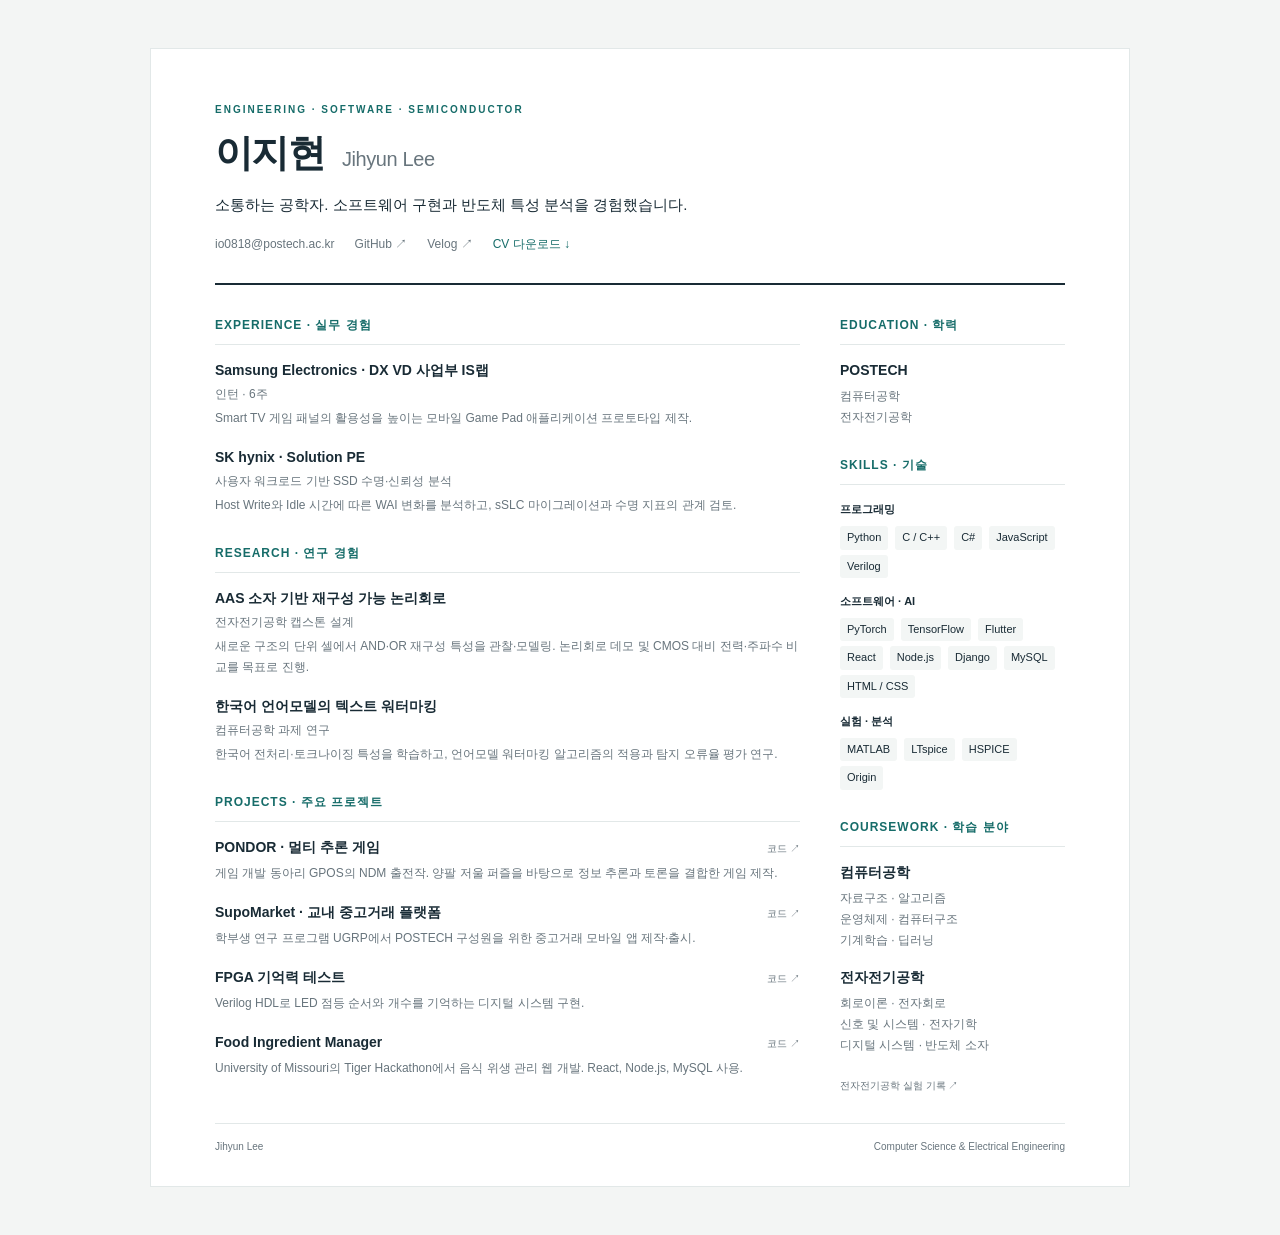
<file: index.html>
<!doctype html>
<html lang="ko">
<head>
  <meta charset="utf-8">
  <meta name="viewport" content="width=device-width,initial-scale=1">
  <meta name="description" content="이지현의 이력과 프로젝트. 컴퓨터공학과 전자전기공학을 바탕으로 소프트웨어와 반도체를 연결합니다.">
  <title>이지현 · Jihyun Lee</title>
  <style>
    :root { color-scheme:light; --ink:#192b35; --muted:#68757d; --accent:#166c69; --line:#e2e8e8; }
    * { box-sizing:border-box; }
    body { margin:0; background:#f3f5f4; color:var(--ink); font:14px/1.75 -apple-system,BlinkMacSystemFont,"Segoe UI","Apple SD Gothic Neo","Malgun Gothic",sans-serif; }
    a { color:inherit; text-decoration:none; text-underline-offset:4px; }
    a:hover { color:var(--accent); text-decoration:underline; }
    a:focus-visible { outline:2px solid var(--accent); outline-offset:4px; }
    .resume { max-width:980px; margin:48px auto; padding:52px 64px 30px; background:#fff; border:1px solid var(--line); }
    header { border-bottom:2px solid var(--ink); padding-bottom:28px; }
    .eyebrow { font-size:10px; letter-spacing:2px; color:var(--accent); font-weight:700; margin:0 0 10px; }
    .identity { display:flex; align-items:baseline; gap:18px; flex-wrap:wrap; }
    h1 { font-size:38px; line-height:1.3; letter-spacing:-1.7px; margin:0; }
    .english { font-size:20px; letter-spacing:-.4px; color:var(--muted); font-weight:400; }
    .intro { margin:14px 0 16px; font-size:15px; }
    .links { display:flex; gap:8px 20px; flex-wrap:wrap; font-size:12px; color:var(--muted); }
    .links a:last-child { color:var(--accent); }
    main { display:grid; grid-template-columns:minmax(0,1fr) 225px; gap:40px; padding-top:30px; }
    section { margin-bottom:27px; }
    h2 { font-size:12px; letter-spacing:1px; margin:0 0 15px; padding-bottom:8px; border-bottom:1px solid var(--line); color:var(--accent); }
    h3 { font-size:14px; margin:0; line-height:1.5; font-weight:650; }
    article { margin-bottom:18px; break-inside:avoid; }
    article:last-child { margin-bottom:0; }
    p { margin:5px 0 0; }
    .detail { font-size:12px; color:var(--muted); margin-top:3px; }
    .project-title { display:flex; align-items:baseline; gap:10px; justify-content:space-between; }
    .source { flex-shrink:0; font-size:10px; color:var(--muted); }
    .project p { font-size:12px; color:var(--muted); }
    .sub { margin-bottom:16px; }
    .sub p { font-size:12px; color:var(--muted); }
    .skills { display:flex; gap:5px 7px; flex-wrap:wrap; padding:0; margin:7px 0 0; list-style:none; }
    .skills li { font-size:11px; background:#f3f6f5; padding:2px 7px; border-radius:3px; }
    .label { font-size:11px; font-weight:650; margin-top:14px; }
    footer { padding-top:14px; border-top:1px solid var(--line); display:flex; justify-content:space-between; color:var(--muted); font-size:10px; }
    @media(max-width:740px) {
      body { background:white; }
      .resume { border:0; margin:0; padding:32px 24px 24px; }
      main { grid-template-columns:1fr; gap:0; }
      h1 { font-size:33px; }
      .identity { gap:12px; }
      .english { font-size:18px; }
      .project-title { align-items:start; }
    }
    @page { size:A4; margin:13mm; }
    @media print {
      body { background:white; font-size:10px; }
      .resume { margin:0; padding:0; max-width:none; border:0; }
      header { padding-bottom:15px; }
      h1 { font-size:27px; }
      .english { font-size:16px; }
      .intro { font-size:11px; margin:9px 0; }
      .links { font-size:9px; }
      main { grid-template-columns:minmax(0,1fr) 180px; gap:25px; padding-top:18px; }
      section { margin-bottom:17px; }
      h2 { font-size:10px; margin-bottom:10px; padding-bottom:5px; }
      h3 { font-size:11px; }
      article { margin-bottom:12px; }
      .project p,.detail,.sub p { font-size:9px; }
      .skills li { font-size:8px; }
      .label { font-size:9px; margin-top:9px; }
      footer { font-size:8px; padding-top:8px; }
    }
  </style>
</head>
<body>
  <div class="resume">
    <header>
      <p class="eyebrow">ENGINEERING · SOFTWARE · SEMICONDUCTOR</p>
      <div class="identity"><h1>이지현</h1><span class="english">Jihyun Lee</span></div>
      <p class="intro">소통하는 공학자. 소프트웨어 구현과 반도체 특성 분석을 경험했습니다.</p>
      <nav class="links" aria-label="연락처와 외부 링크">
        <a href="mailto:io0818@postech.ac.kr">io0818@postech.ac.kr</a>
        <a href="https://github.com/wiwlee">GitHub ↗</a>
        <a href="https://velog.io/@io0818/posts">Velog ↗</a>
        <a href="CV.pdf" download>CV 다운로드 ↓</a>
      </nav>
    </header>
    <main>
      <div>
        <section aria-labelledby="experience">
          <h2 id="experience">EXPERIENCE · 실무 경험</h2>
          <article>
            <h3>Samsung Electronics · DX VD 사업부 IS랩</h3>
            <p class="detail">인턴 · 6주</p>
            <p class="detail">Smart TV 게임 패널의 활용성을 높이는 모바일 Game Pad 애플리케이션 프로토타입 제작.</p>
          </article>
          <article>
            <h3>SK hynix · Solution PE</h3>
            <p class="detail">사용자 워크로드 기반 SSD 수명·신뢰성 분석</p>
            <p class="detail">Host Write와 Idle 시간에 따른 WAI 변화를 분석하고, sSLC 마이그레이션과 수명 지표의 관계 검토.</p>
          </article>
        </section>
        <section aria-labelledby="research">
          <h2 id="research">RESEARCH · 연구 경험</h2>
          <article>
            <h3>AAS 소자 기반 재구성 가능 논리회로</h3>
            <p class="detail">전자전기공학 캡스톤 설계</p>
            <p class="detail">새로운 구조의 단위 셀에서 AND·OR 재구성 특성을 관찰·모델링. 논리회로 데모 및 CMOS 대비 전력·주파수 비교를 목표로 진행.</p>
          </article>
          <article>
            <h3>한국어 언어모델의 텍스트 워터마킹</h3>
            <p class="detail">컴퓨터공학 과제 연구</p>
            <p class="detail">한국어 전처리·토크나이징 특성을 학습하고, 언어모델 워터마킹 알고리즘의 적용과 탐지 오류율 평가 연구.</p>
          </article>
        </section>
        <section class="project" aria-labelledby="projects">
          <h2 id="projects">PROJECTS · 주요 프로젝트</h2>
          <article>
            <div class="project-title"><h3>PONDOR · 멀티 추론 게임</h3><a class="source" href="https://github.com/WIWLEE/Ponder">코드 ↗</a></div>
            <p>게임 개발 동아리 GPOS의 NDM 출전작. 양팔 저울 퍼즐을 바탕으로 정보 추론과 토론을 결합한 게임 제작.</p>
          </article>
          <article>
            <div class="project-title"><h3>SupoMarket · 교내 중고거래 플랫폼</h3><a class="source" href="https://github.com/WIWLEE/SupoMarket">코드 ↗</a></div>
            <p>학부생 연구 프로그램 UGRP에서 POSTECH 구성원을 위한 중고거래 모바일 앱 제작·출시.</p>
          </article>
          <article>
            <div class="project-title"><h3>FPGA 기억력 테스트</h3><a class="source" href="https://github.com/WIWLEE/CSED273">코드 ↗</a></div>
            <p>Verilog HDL로 LED 점등 순서와 개수를 기억하는 디지털 시스템 구현.</p>
          </article>
          <article>
            <div class="project-title"><h3>Food Ingredient Manager</h3><a class="source" href="https://github.com/WIWLEE/TigerHackerton">코드 ↗</a></div>
            <p>University of Missouri의 Tiger Hackathon에서 음식 위생 관리 웹 개발. React, Node.js, MySQL 사용.</p>
          </article>
        </section>
      </div>
      <aside>
        <section aria-labelledby="education">
          <h2 id="education">EDUCATION · 학력</h2>
          <div class="sub"><h3>POSTECH</h3><p>컴퓨터공학<br>전자전기공학</p></div>
        </section>
        <section aria-labelledby="skills">
          <h2 id="skills">SKILLS · 기술</h2>
          <p class="label">프로그래밍</p>
          <ul class="skills"><li>Python</li><li>C / C++</li><li>C#</li><li>JavaScript</li><li>Verilog</li></ul>
          <p class="label">소프트웨어 · AI</p>
          <ul class="skills"><li>PyTorch</li><li>TensorFlow</li><li>Flutter</li><li>React</li><li>Node.js</li><li>Django</li><li>MySQL</li><li>HTML / CSS</li></ul>
          <p class="label">실험 · 분석</p>
          <ul class="skills"><li>MATLAB</li><li>LTspice</li><li>HSPICE</li><li>Origin</li></ul>
        </section>
        <section aria-labelledby="coursework">
          <h2 id="coursework">COURSEWORK · 학습 분야</h2>
          <div class="sub"><h3>컴퓨터공학</h3><p>자료구조 · 알고리즘<br>운영체제 · 컴퓨터구조<br>기계학습 · 딥러닝</p></div>
          <div class="sub"><h3>전자전기공학</h3><p>회로이론 · 전자회로<br>신호 및 시스템 · 전자기학<br>디지털 시스템 · 반도체 소자</p></div>
          <a class="source" href="https://github.com/WIWLEE/EEengLab">전자전기공학 실험 기록 ↗</a>
        </section>
      </aside>
    </main>
    <footer><span>Jihyun Lee</span><span>Computer Science &amp; Electrical Engineering</span></footer>
  </div>
</body>
</html>
</file>
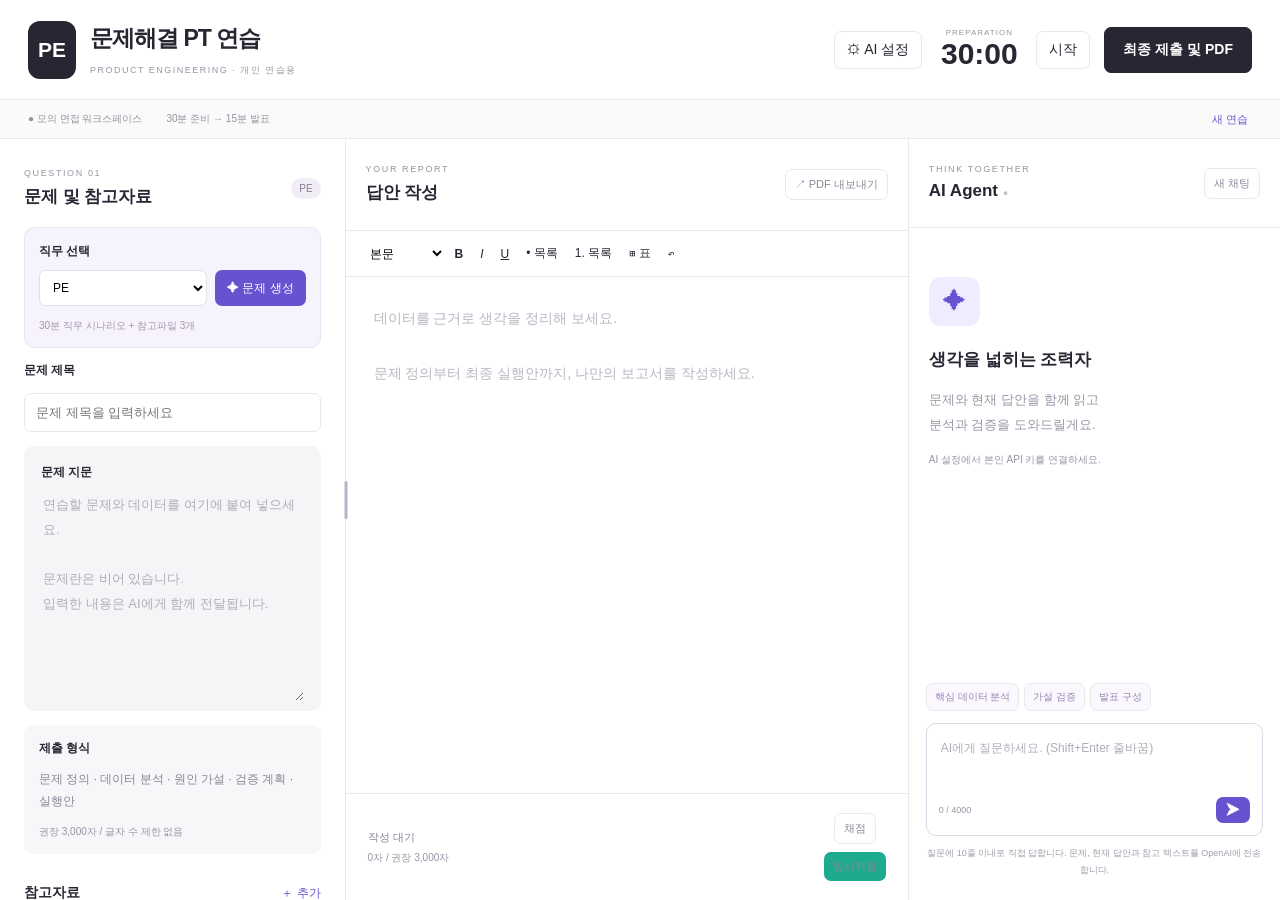
<file: pe-pt/index.html>
<!doctype html>
<html lang="ko"><head><meta charset="utf-8"><meta name="viewport" content="width=device-width,initial-scale=1"><title>PE PT Lab · 문제해결 PT 연습</title><link rel="stylesheet" href="style.css"></head><body>
<header><div class="brand"><b class="logo">PE</b><div><h1>문제해결 PT 연습</h1><small>PRODUCT ENGINEERING · 개인 연습용</small></div></div><div class="actions"><button id="settingsBtn">⚙ AI 설정</button><div class="clock"><small>PREPARATION</small><strong id="clock">30:00</strong></div><button id="timerBtn">시작</button><button id="submitBtn" class="primary">최종 제출 및 PDF</button></div></header>
<div class="context"><span>● 모의 면접 워크스페이스</span><span>30분 준비 → 15분 발표</span><button id="resetBtn">새 연습</button></div>
<main><aside><div class="section-title"><div><small>QUESTION 01</small><h2>문제 및 참고자료</h2></div><span class="pill">DRAM PE</span></div>
<div class="generation-card"><label for="jobRole">직무 선택</label><div class="generation-controls"><select id="jobRole"><option>설계</option><option selected>PE</option><option>양기</option><option>양기P&amp;T</option><option>패키지개발</option><option>소자</option><option>기반기술</option></select><button id="generateBtn" class="generate">✦ 문제 생성</button></div><small>30분 직무 시나리오 + 참고파일 3개</small></div>
<label for="title">문제 제목</label><input id="title" maxlength="180" placeholder="문제 제목을 입력하세요">
<div class="problem-card"><label for="problem">문제 지문</label><textarea id="problem" placeholder="연습할 문제와 데이터를 여기에 붙여 넣으세요.&#10;&#10;문제란은 비어 있습니다.&#10;입력한 내용은 AI에게 함께 전달됩니다."></textarea></div>
<div class="info"><b>제출 형식</b><p>문제 정의 · 데이터 분석 · 원인 가설 · 검증 계획 · 실행안</p><small>권장 3,000자 / 글자 수 제한 없음</small></div>
<div class="section-title"><h3>참고자료</h3><label class="upload">＋ 추가<input type="file" id="fileInput" accept=".txt,.md,.csv,.pdf" multiple hidden></label></div><div id="files"></div>
<p class="muted">TXT · MD · CSV는 AI에게 전달됩니다.<br>CSV는 아래에서 표로 확인할 수 있습니다. PDF는 열람만 지원합니다.<br>문제·답안·대화는 이 브라우저에 자동 저장됩니다.</p></aside>
<section class="answer"><div class="section-title"><div><small>YOUR REPORT</small><h2>답안 작성</h2></div><button id="pdfBtn">↗ PDF 내보내기</button></div>
<div class="toolbar"><select id="heading" aria-label="문단 형식"><option value="p">본문</option><option value="h2">큰 제목</option><option value="h3">작은 제목</option></select><button data-cmd="bold" title="굵게"><b>B</b></button><button data-cmd="italic" title="기울임"><i>I</i></button><button data-cmd="underline" title="밑줄"><u>U</u></button><button data-cmd="insertUnorderedList">• 목록</button><button data-cmd="insertOrderedList">1. 목록</button><button id="tableBtn">⊞ 표</button><button data-cmd="undo">↶</button></div>
<div id="editor" contenteditable="true" role="textbox" aria-label="답안 편집기" aria-multiline="true" data-placeholder="데이터를 근거로 생각을 정리해 보세요.&#10;&#10;문제 정의부터 최종 실행안까지, 나만의 보고서를 작성하세요."></div>
<footer><div><span id="saveState" aria-live="polite">작성 대기</span><small id="count">0자 / 권장 3,000자</small></div><div class="section-title"><button id="gradeBtn">채점</button><button class="mint" id="saveBtn">임시저장</button></div></footer></section>
<section class="ai"><div class="section-title"><div><small>THINK TOGETHER</small><h2>AI Agent <span id="apiStatus">●</span></h2></div><button id="clearChat">새 채팅</button></div>
<div id="chat" aria-live="polite"><div class="welcome"><span>✦</span><h3>생각을 넓히는 조력자</h3><p>문제와 현재 답안을 함께 읽고<br>분석과 검증을 도와드릴게요.</p><small>AI 설정에서 본인 API 키를 연결하세요.</small></div></div>
<div class="suggestions"><button data-prompt="이 문제에 쓸 핵심 지표와 그 정의를 짧게 설명해줘.">핵심 데이터 분석</button><button data-prompt="현재 답안의 가설에 반대되는 증거와 추가 실험을 제안해줘.">가설 검증</button><button data-prompt="15분 발표 구성과 시간 배분을 짧게 알려줘.">발표 구성</button></div>
<div class="composer-wrap"><div class="composer"><textarea id="chatInput" aria-label="AI 질문" maxlength="4000" placeholder="AI에게 질문하세요. (Shift+Enter 줄바꿈)"></textarea><div><small id="chatCount">0 / 4000</small><button id="sendBtn" aria-label="질문 전송">➤</button></div></div><p class="muted">질문에 10줄 이내로 직접 답합니다. 문제, 현재 답안과 참고 텍스트를 OpenAI에 전송합니다.</p></div></section></main>
<dialog id="settings"><form method="dialog"><div class="section-title"><h2>AI Agent 연결</h2><button aria-label="닫기">✕</button></div><p>OpenAI API를 사용하며 계정의 이용 한도와 사용량에 따라 비용이 발생할 수 있습니다.</p><label for="apiKey">본인 OpenAI API 키</label><input id="apiKey" type="password" autocomplete="off" placeholder="API 키 입력"><p class="muted">키는 이 브라우저에 저장되어 다음 접속에도 유지됩니다. 공용 기기에서는 사용 후 저장된 키를 삭제하세요.</p><label for="model">채점 모델 ID</label><input id="model" value="gpt-6-astra" readonly><p class="muted">채점은 GPT-6 Astra로 실행됩니다.</p><a href="https://platform.openai.com/api-keys" target="_blank" rel="noopener">OpenAI AI Studio에서 API 키 발급 ↗</a><p><button class="primary">설정 적용</button> <button id="forgetKey" type="button">저장된 키 삭제</button></p></form></dialog><dialog id="generationDialog"><form id="generationForm" autocomplete="off"><div class="section-title"><div><small>SCENARIO GENERATOR</small><h2>직무 문제 생성</h2></div><button id="generationCancel" type="button">닫기</button></div><p><b id="generationRole">PE</b> 직무의 30분 모의 문제와 측정 데이터, 변경 이력, 시험 조건을 담은 CSV 3개를 생성합니다.</p><label for="openaiKey">ChatGPT / OpenAI API 키</label><input id="openaiKey" type="password" autocomplete="off" placeholder="OpenAI API 키 입력" required><p class="muted">OpenAI API 사용량에 따라 비용이 발생할 수 있습니다. 계정의 API 이용 한도와 잔액을 확인하세요. 키는 이 브라우저에 저장되며 GitHub에 올리지 않습니다. 선택 직무와 출제 지침만 OpenAI로 전송합니다.</p><label for="openaiModel">출제 모델 ID</label><select id="openaiModel" required style="display:block;width:100%;padding:11px;border:1px solid var(--line);border-radius:7px;background:#fff">
<option value="gpt-6.1-sol">GPT-6.1 Sol (기본)</option>
<option value="gpt-6-astra">GPT-6 Astra</option>
<option value="gpt-6.1-terra">GPT-6.1 Terra</option>
<option value="gpt-6-luna">GPT-6 Luna</option>
<option value="gpt-4.1-mini">GPT-4.1 mini</option>
<option value="custom">직접 입력</option>
</select><div id="customGenerationModelField" hidden><label for="customGenerationModel">모델 ID 직접 입력</label><input id="customGenerationModel" maxlength="100" placeholder="모델 ID"></div><p class="muted">목록에서 출제 모델을 고르세요. 목록에 없는 모델은 직접 입력할 수 있습니다. 계정에 접근 권한이 있고 Structured Outputs를 지원하는 모델을 선택하세요.</p><a href="https://platform.openai.com/api-keys" target="_blank" rel="noopener">OpenAI API 키 발급 ↗</a><label class="image-option"><input type="checkbox" id="includeReferenceImage" checked> 공정·소자 참고 이미지 1개 생성</label><p class="muted">교육용 AI 합성 이미지가 추가됩니다. 이미지 생성은 별도 API 비용과 모델 접근 권한이 필요합니다. 수치 분석은 함께 제공되는 표를 기준으로 진행하세요.</p><p id="generationError" role="alert"></p><p id="generationStatus" role="status"></p><button id="startGeneration" class="primary" type="submit">문제와 참고파일 생성</button></form></dialog><div id="toast" role="status"></div><script src="references.js?v=visual-1"></script><script src="generator-core.js?v=visual-1"></script><script src="print-attachments.js?v=visual-1"></script><dialog id="referenceTableDialog" class="reference-table-dialog"><form method="dialog" class="section-title"><h2 id="referenceTableTitle">참고자료</h2><button>닫기</button></form><p id="referenceTableEmpty" hidden>표시할 데이터가 없습니다.</p><div class="reference-table-scroll" tabindex="0" aria-label="참고자료 데이터 표"><table id="referenceTable"></table></div></dialog><script src="app.js?v=visual-1"></script><dialog id="gradeDialog"><form method="dialog"><div class="section-title"><h2>AI 채점 결과</h2><button>닫기</button></div></form><p id="gradeStatus" role="status"></p><ol id="gradeScores"></ol><pre id="gradeFeedback" style="white-space:pre-wrap;font:inherit;line-height:1.7"></pre><details id="gradeReference" hidden><summary>모범답안 보기</summary><pre id="gradeReferenceText" style="white-space:pre-wrap;font:inherit;line-height:1.7"></pre></details></dialog><script src="generator.js?v=visual-1"></script><script src="grading.js?v=astra-1"></script></body></html>
</file>
<file: pe-pt/style.css>
:root{--line:#e8e9ef;--ink:#292633;--purple:#6852cf;--mint:#1eaa8d}*{box-sizing:border-box}body{margin:0;color:var(--ink);font:14px -apple-system,BlinkMacSystemFont,'Segoe UI','Malgun Gothic',sans-serif;background:#fff}button,input,textarea,select{font:inherit}button{cursor:pointer;border:1px solid var(--line);background:white;border-radius:7px;padding:9px 12px;color:inherit}button:hover{background:#f4f2fa}button:disabled{opacity:.45;cursor:not-allowed}button:focus-visible,input:focus-visible,textarea:focus-visible{outline:2px solid var(--purple);outline-offset:2px}header{min-height:100px;display:flex;justify-content:space-between;align-items:center;padding:20px 28px;border-bottom:1px solid var(--line);gap:20px}.brand,.actions{display:flex;align-items:center;gap:14px}.logo{background:var(--ink);color:white;border-radius:12px;padding:17px 10px;font-size:21px}h1{font-size:23px;letter-spacing:-1px;margin:0 0 6px}small{font-size:10px;color:#9993a4}.brand small{letter-spacing:1.5px;font-size:9px}h2{font-size:17px;margin:6px 0}h3{font-size:14px}.clock{display:flex;flex-direction:column;align-items:center;min-width:86px}.clock small{font-size:8px;letter-spacing:1px}.clock strong{font-size:30px;font-variant-numeric:tabular-nums}.primary{background:var(--ink);color:white;border-color:var(--ink);font-weight:bold;padding:13px 18px}.primary:hover{background:#4b415e}.context{height:39px;background:#fafafb;display:flex;gap:24px;align-items:center;padding:0 28px;font-size:10px;color:#97909f;border-bottom:1px solid var(--line)}.context button{margin-left:auto;border:0;background:transparent;font-size:11px;color:var(--purple);padding:4px}main{display:grid;grid-template-columns:27% 44% 29%;height:calc(100dvh - 139px);min-height:570px}aside{padding:24px;display:flex;flex-direction:column;gap:14px;overflow:auto;border-right:1px solid var(--line)}.section-title{display:flex;align-items:center;justify-content:space-between;gap:8px;min-height:50px}.section-title small{font-size:9px;letter-spacing:1.6px}.section-title button{font-size:11px;color:#8d8599;padding:7px 9px}.pill{font-size:10px;white-space:nowrap;border-radius:20px;background:#f1edf6;color:#887997;padding:5px 8px}label{font-size:12px;font-weight:bold}input{width:100%;border:1px solid var(--line);border-radius:7px;padding:11px;font-size:13px;background:#fff}.problem-card{background:#f5f5f8;border-radius:10px;padding:17px;flex:1;min-height:265px}.problem-card textarea{display:block;border:0;width:100%;min-height:220px;height:calc(100% - 24px);background:transparent;padding-top:12px;line-height:1.9;font-size:13px;resize:vertical;color:#58515f}textarea::placeholder{color:#b0acb8}.info{background:#f7f7f9;border-radius:9px;padding:15px;font-size:12px}.info p{color:#8c8595;line-height:1.8}.info small{font-size:10px}.muted{font-size:10px;color:#a29aa9;line-height:1.9}.upload{color:var(--purple);font-weight:normal;cursor:pointer;font-size:12px}.file{display:flex;align-items:center;gap:5px;background:#f6f5f8;padding:8px;border-radius:6px;margin-bottom:5px}.file span{flex:1;min-width:0;white-space:nowrap;overflow:hidden;text-overflow:ellipsis;font-size:11px}.file button{padding:4px 6px;font-size:10px}.answer{border-right:1px solid var(--line);display:flex;flex-direction:column;min-width:0}.answer>.section-title,.ai>.section-title{padding:20px;border-bottom:1px solid var(--line)}.toolbar{padding:9px 13px;border-bottom:1px solid var(--line);display:flex;gap:3px;flex-wrap:wrap}.toolbar button,.toolbar select{border:0;background:white;padding:5px 7px;font-size:12px}#editor{padding:28px;outline:none;flex:1;overflow:auto;line-height:1.95;overflow-wrap:anywhere}#editor:empty:before{content:attr(data-placeholder);white-space:pre-line;color:#bbb6c3;pointer-events:none}#editor table{width:100%;border-collapse:collapse;margin:15px 0}#editor td,#editor th{border:1px solid #d5d0de;padding:8px}#editor h2{font-size:20px;margin:20px 0 10px}footer{padding:19px 22px;border-top:1px solid var(--line);display:flex;justify-content:space-between;align-items:center}footer div{display:flex;flex-direction:column;gap:6px;font-size:11px;color:#8c8498}.mint{background:var(--mint);color:white;border:0;padding:12px 23px}.mint:hover{background:#199078}.ai{display:flex;flex-direction:column;min-width:0}#apiStatus{font-size:9px;color:#c5becd}#chat{flex:1;overflow:auto;padding:24px 20px}.welcome{padding:25px 0}.welcome>span{display:inline-block;background:#f0ebff;color:var(--purple);padding:11px 14px;font-size:23px;border-radius:12px}.welcome h3{font-size:17px;margin-top:22px}.welcome p{font-size:13px;color:#9b94a6;line-height:1.9}.message{margin-bottom:20px;line-height:1.9;font-size:12px;overflow-wrap:anywhere}.message p{white-space:pre-wrap;margin:7px 0}.message b{font-size:10px;color:var(--purple)}.message.user{padding:12px;background:#f5f2fa;border-radius:10px}.message.error{color:#b54848}.message button{font-size:10px;padding:4px 8px;color:var(--purple)}.suggestions{display:flex;gap:5px;padding:0 17px 12px;flex-wrap:wrap}.suggestions button{font-size:10px;color:#9584b2;padding:6px 8px;background:#faf8fd}.composer-wrap{padding:0 17px 12px}.composer{border:1px solid #ddd7e7;border-radius:10px;padding:12px}.composer textarea{width:100%;height:58px;resize:none;outline:none;border:0;font-size:12px;line-height:1.7}.composer>div{display:flex;justify-content:space-between;align-items:center}.composer small{font-size:9px}.composer button{background:var(--purple);color:white;border:0;padding:5px 10px}.composer-wrap>.muted{text-align:center;font-size:9px}dialog{width:min(490px,94vw);border:0;border-radius:16px;padding:28px;box-shadow:0 25px 100px #26203630}dialog::backdrop{background:#231d3a55;backdrop-filter:blur(3px)}dialog p{font-size:12px;color:#8d8297;line-height:1.9}dialog label{display:block;margin:17px 0 8px}dialog a{font-size:12px;color:var(--purple)}#toast{position:fixed;bottom:22px;left:50%;transform:translateX(-50%);background:var(--ink);color:white;padding:12px 20px;border-radius:9px;font-size:12px;opacity:0;pointer-events:none;transition:opacity .2s;z-index:10}#toast.visible{opacity:1}@media(max-width:1100px){header{padding:18px}.brand h1{font-size:18px}.actions{gap:7px}.primary{padding:12px}aside{padding:16px}}@media(max-width:800px){header{flex-wrap:wrap}.actions{width:100%;justify-content:space-between}.context{padding:0 15px;gap:10px}main{display:flex;flex-direction:column;height:auto;min-height:0}aside,.answer{border-right:0;border-bottom:1px solid var(--line)}.problem-card textarea{height:220px}.answer{min-height:650px}#editor{min-height:420px}.ai{min-height:550px}#chat{min-height:260px;max-height:550px}.clock strong{font-size:24px}}
.generation-card{padding:14px;background:#f6f3fc;border:1px solid #ebe4f7;border-radius:10px}.generation-controls{display:flex;gap:8px;margin:10px 0}.generation-controls select{flex:1;min-width:0;border:1px solid #e4ddec;border-radius:7px;padding:9px;background:white;font-size:12px}.generate{background:#6852cf;color:white;border:0;font-size:12px;white-space:nowrap}.generate:hover{background:#5843b9}.generation-card small{font-size:10px;color:#a096ae}#generationError{color:#b54343}#generationStatus{color:#6852cf}.file button{flex-shrink:0}

main{position:relative;grid-template-columns:var(--problem-width,27%) calc(71% - var(--problem-width,27%)) 29%}.pane-divider{position:absolute;top:0;bottom:0;left:var(--problem-width,27%);width:9px;transform:translateX(-50%);cursor:col-resize;touch-action:none;z-index:3}.pane-divider:hover,.pane-divider:focus{background:#6852cf33;outline:none}.pane-divider:after{content:"";position:absolute;top:45%;left:3px;width:3px;height:38px;background:#bbb2cc;border-radius:4px}@media(max-width:800px){.pane-divider{display:none}}

.reference-table-dialog{width:min(980px,94vw);max-height:85vh;padding:20px}.reference-table-scroll{overflow:auto;max-height:65vh}.reference-table-scroll table{border-collapse:collapse;width:100%;font-size:13px}.reference-table-scroll th,.reference-table-scroll td{padding:8px 10px;border:1px solid #e8e9ef;text-align:left;white-space:pre-wrap}.reference-table-scroll th{position:sticky;top:0;background:#f2edf9}.reference-table-scroll tbody tr:nth-child(even){background:#faf9fc}

.reference-preview{margin:8px 0 18px;border:1px solid #e8e9ef;border-radius:8px;background:white}.reference-preview summary{padding:10px;font-size:11px;cursor:pointer;color:#6852cf}.inline-table-scroll{overflow:auto;max-height:280px}.inline-reference-table{width:100%;border-collapse:collapse;font-size:11px;line-height:1.6}.inline-reference-table th,.inline-reference-table td{padding:7px 9px;border:1px solid #e8e9ef;text-align:left;white-space:nowrap}.inline-reference-table th{position:sticky;top:0;background:#f1edf8}.inline-reference-table tbody tr:nth-child(even){background:#faf9fc}.reference-image{margin:8px 0 20px}.reference-image img{display:block;width:100%;border:1px solid #e8e9ef;border-radius:8px}.reference-image figcaption{white-space:pre-wrap;font-size:11px;line-height:1.8;color:#81788e;margin:8px 0}.reference-image a{font-size:11px;color:#6852cf}.image-option{display:flex;gap:8px;align-items:center;margin-top:20px}.image-option input{width:auto}
</file>
